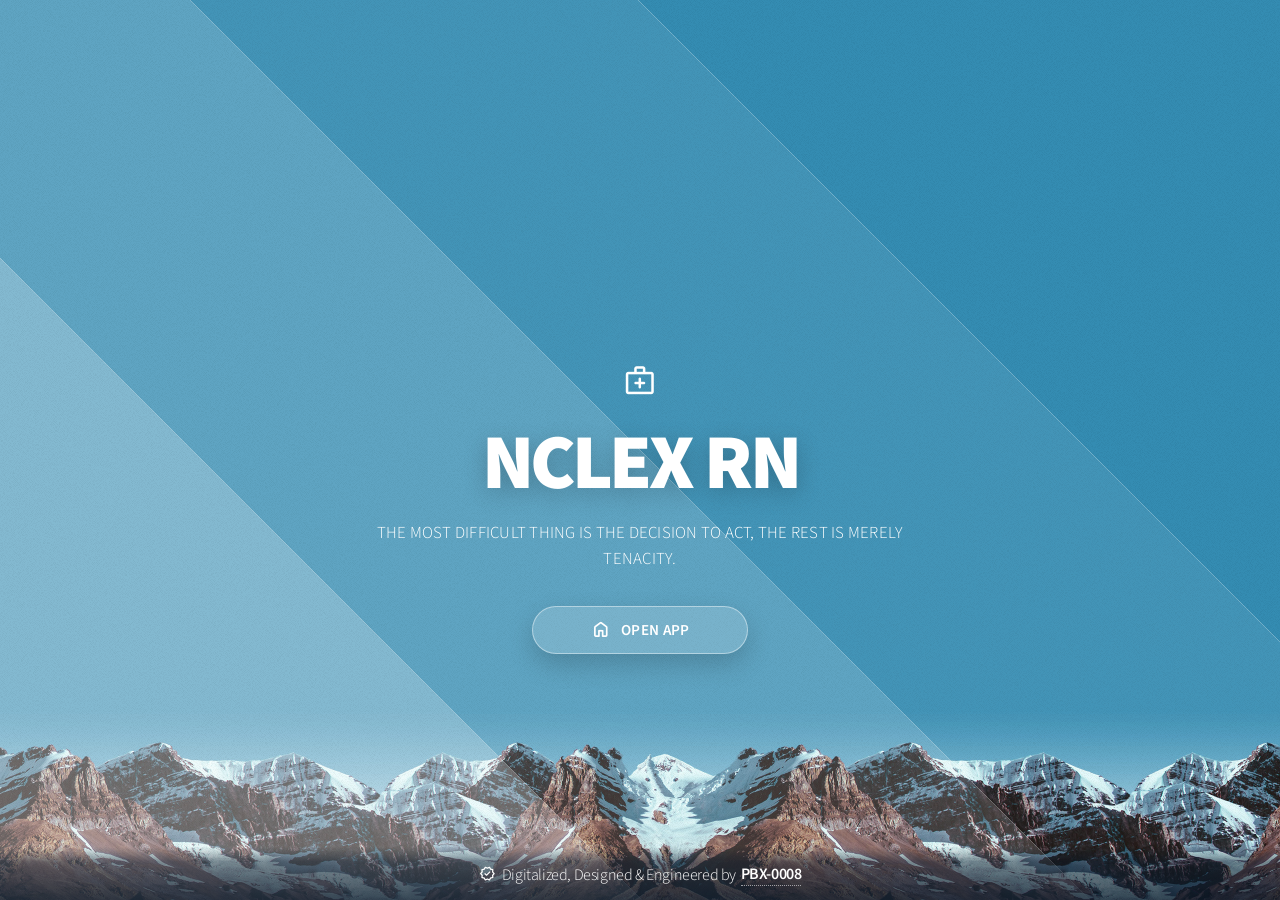
<file: index.html>
<!DOCTYPE HTML>
<!--
	Customized NCLEX RN software by Jagmohan Singh.
-->
<html lang="en">
	<head>
		<title>NCLEX RN</title>
		<meta charset="utf-8" />
		<meta name="viewport" content="width=device-width, initial-scale=1, viewport-fit=cover" />
		<meta name="description" content="NCLEX RN learning software launch page" />
		<meta name="theme-color" content="#0067A9" />
		<meta name="mobile-web-app-capable" content="yes" />
		<meta name="apple-mobile-web-app-capable" content="yes" />
		<meta name="apple-mobile-web-app-title" content="NCLEX RN" />
		<meta name="apple-mobile-web-app-status-bar-style" content="black-translucent" />
		<link rel="manifest" href="site.webmanifest" />
		<link rel="apple-touch-icon" href="icons/icon-192.png" />
		<link rel="preconnect" href="https://fonts.googleapis.com" />
		<link rel="preconnect" href="https://fonts.gstatic.com" crossorigin />
		<link rel="stylesheet" href="https://fonts.googleapis.com/css2?family=Material+Symbols+Rounded:opsz,wght,FILL,GRAD@24,400,1,0" />
		<link rel="stylesheet" href="assets/css/main.css?v=98" />
		<noscript><link rel="stylesheet" href="assets/css/noscript.css" /></noscript>
	</head>
	<body class="is-preload">
		<div id="wrapper">
			<div id="bg"></div>
			<div id="overlay"></div>
			<div id="main">

				<!-- Header -->
					<header id="header" aria-label="NCLEX RN launch screen">
						<div class="app-badge" aria-hidden="true">
							<span class="material-symbols-rounded">medical_services</span>
						</div>
						<h1>NCLEX RN</h1>
						<p class="tagline">THE MOST DIFFICULT THING IS THE DECISION TO ACT, THE REST IS MERELY TENACITY.</p>

						<nav aria-label="Main software navigation">
							<ul>
								<li class="center-action">
									<a href="main.html" class="launch-button" aria-label="Open NCLEX RN main page" title="Open NCLEX RN main page">
										<span class="material-symbols-rounded" aria-hidden="true">home</span>
										<span class="button-text">OPEN APP</span>
									</a>
								</li>
							</ul>
						</nav>
					</header>

				<!-- Footer -->
					<footer id="footer">
						<span class="copyright">
							<span class="material-symbols-rounded footer-icon" aria-hidden="true">verified</span>
							Digitalized, Designed & Engineered by
							<a href="https://www.instagram.com/pbx0008nclexrn/" target="_blank" rel="noopener noreferrer">PBX-0008</a>
						</span>
					</footer>

			</div>
		</div>
		<script src="repo-config.js?v=98"></script>
		<script src="assets/haptics.js?v=98"></script>
		<script src="assets/access.js?v=98"></script>
		<script>
			window.onload = function() { document.body.classList.remove('is-preload'); window.NCLEX_ACCESS?.initWelcomeAccess?.(); }
			window.ontouchmove = null;
			window.onorientationchange = function() { document.body.scrollTop = 0; }
		</script>
			<script>
			if ('serviceWorker' in navigator) {
				window.addEventListener('load', () => navigator.serviceWorker.register('./sw.js?v=100').catch(() => {}));
			}
		</script>
	</body>
</html>
</file>
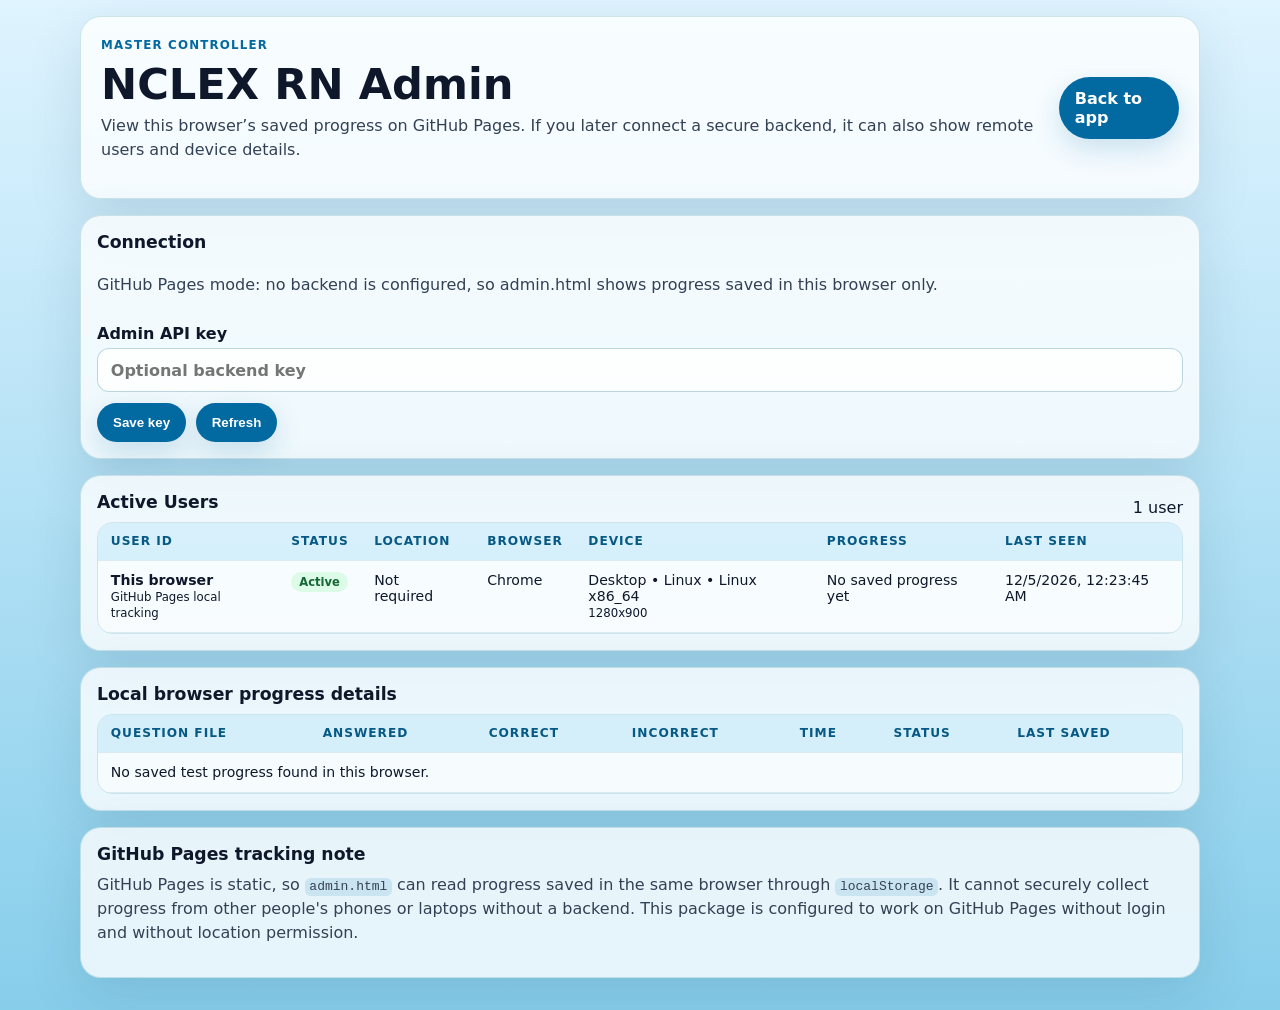
<file: admin.html>
<!doctype html>
<html lang="en">
<head>
  <meta charset="utf-8" />
  <meta name="viewport" content="width=device-width, initial-scale=1" />
  <meta name="theme-color" content="#0369a1" />
  <title>NCLEX RN Admin Controller</title>
  <link rel="manifest" href="site.webmanifest" />
  <link rel="stylesheet" href="assets/admin.css?v=98" />
</head>
<body>
  <main class="admin-shell">
    <section class="admin-hero">
      <div>
        <p class="eyebrow">Master Controller</p>
        <h1>NCLEX RN Admin</h1>
        <p>View this browser’s saved progress on GitHub Pages. If you later connect a secure backend, it can also show remote users and device details.</p>
      </div>
      <a href="index.html" class="admin-link">Back to app</a>
    </section>

    <section class="admin-card config-card">
      <h2>Connection</h2>
      <p id="adminConnectionStatus">Checking admin endpoint…</p>
      <label>Admin API key <input id="adminApiKey" type="password" placeholder="Optional backend key" autocomplete="off" /></label>
      <div class="admin-actions">
        <button id="saveAdminKeyBtn" type="button">Save key</button>
        <button id="refreshAdminBtn" type="button">Refresh</button>
      </div>
    </section>

    <section class="admin-card">
      <div class="admin-table-head">
        <h2>Active Users</h2>
        <span id="adminUserCount">0 users</span>
      </div>
      <div class="admin-table-wrap">
        <table>
          <thead>
            <tr>
              <th>User ID</th>
              <th>Status</th>
              <th>Location</th>
              <th>Browser</th>
              <th>Device</th>
              <th>Progress</th>
              <th>Last seen</th>
            </tr>
          </thead>
          <tbody id="adminUsersBody">
            <tr><td colspan="7">No users loaded yet.</td></tr>
          </tbody>
        </table>
      </div>
    </section>

    <section class="admin-card admin-note">
      <h2>GitHub Pages tracking note</h2>
      <p>GitHub Pages is static, so <code>admin.html</code> can read progress saved in the same browser through <code>localStorage</code>. It cannot securely collect progress from other people's phones or laptops without a backend. This package is configured to work on GitHub Pages without login and without location permission.</p>
    </section>
  </main>
  <script src="repo-config.js?v=98"></script>
  <script src="assets/haptics.js?v=98"></script>
  <script src="assets/access.js?v=98"></script>
  <script src="assets/admin.js?v=98"></script>
</body>
</html>
</file>
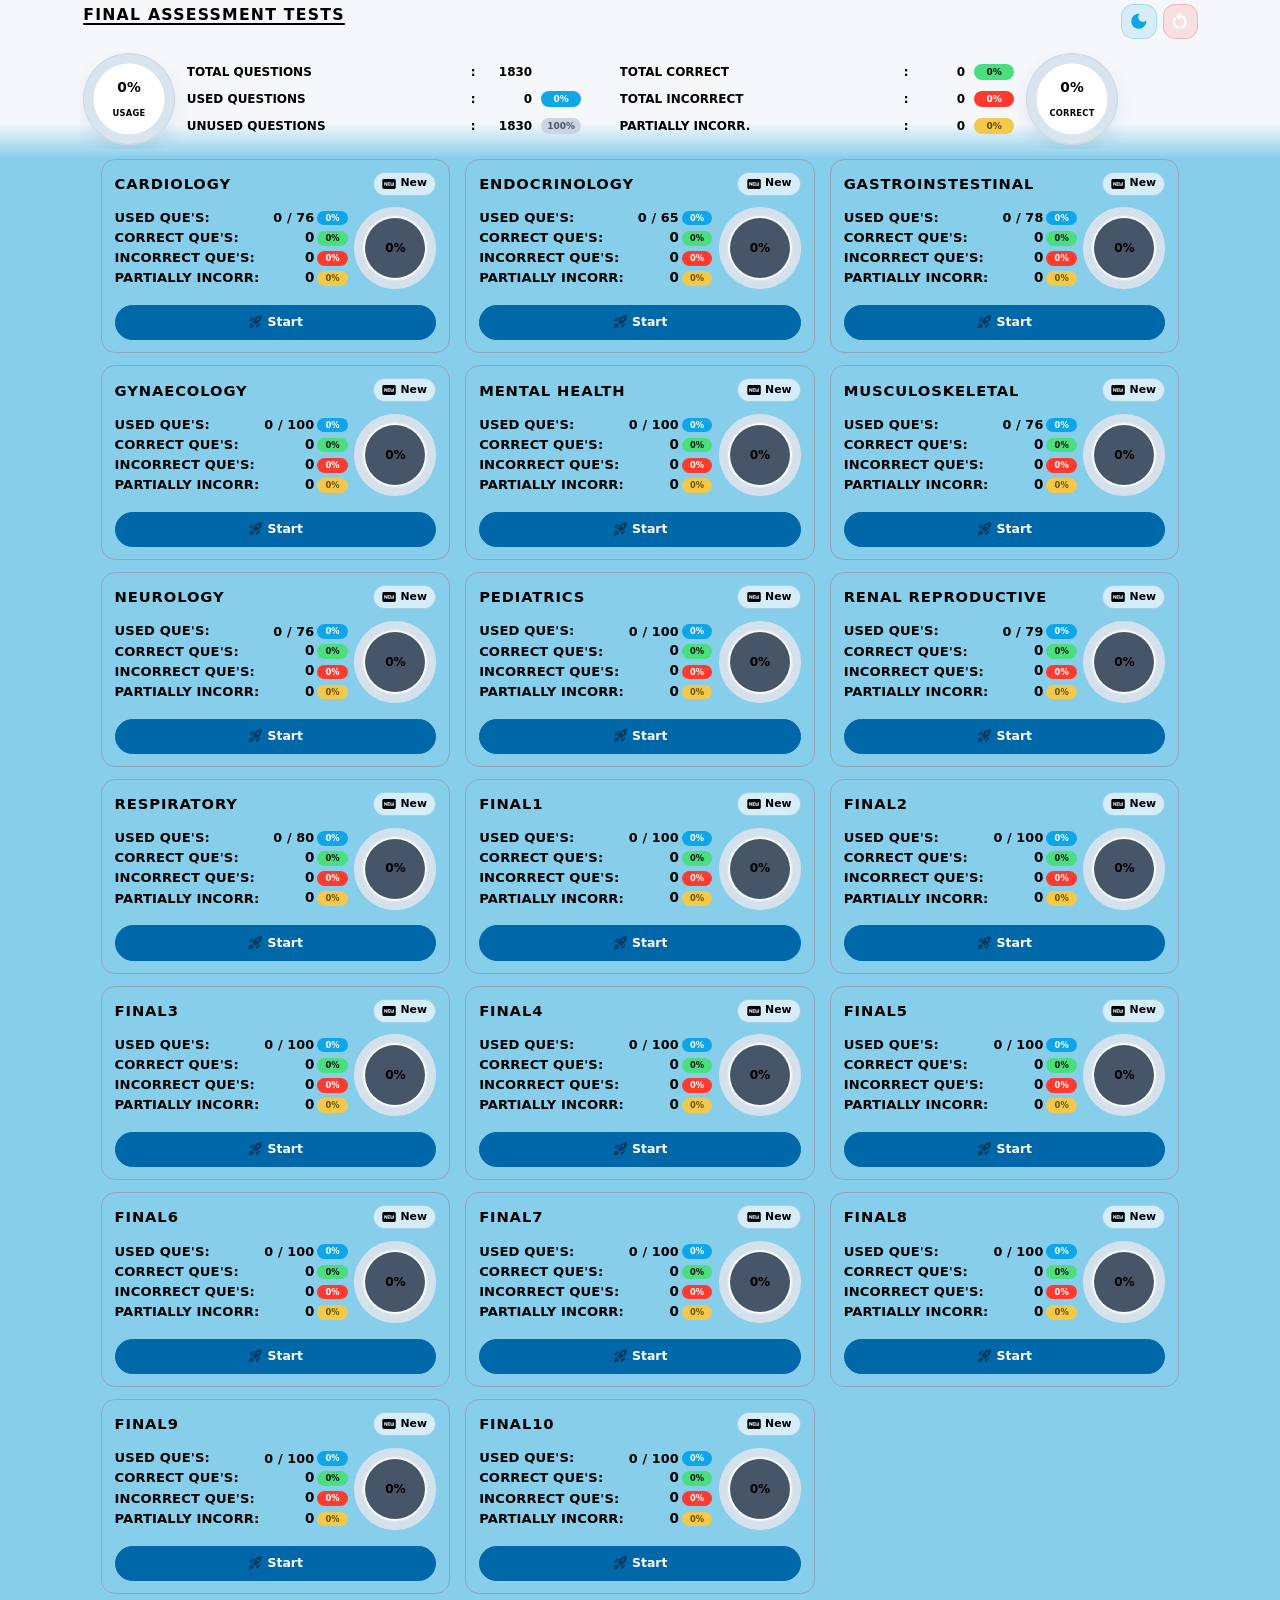
<file: main.html>
<!doctype html>
<html lang="en">
<head>
  <meta charset="utf-8" />
  <meta name="viewport" content="width=device-width, initial-scale=1, viewport-fit=cover" />
  <meta name="theme-color" content="#0067A9" />
  <meta name="mobile-web-app-capable" content="yes" />
  <meta name="apple-mobile-web-app-capable" content="yes" />
  <meta name="apple-mobile-web-app-title" content="NCLEX RN" />
  <meta name="apple-mobile-web-app-status-bar-style" content="black-translucent" />
  <title>NCLEX RN</title>
  <link rel="manifest" href="site.webmanifest" />
		<link rel="apple-touch-icon" href="icons/icon-192.png" />
  <link rel="preconnect" href="https://fonts.googleapis.com" />
  <link rel="preconnect" href="https://fonts.gstatic.com" crossorigin />
  <link href="https://fonts.googleapis.com/css2?family=Material+Symbols+Outlined:opsz,wght,FILL,GRAD@20..48,100..700,0..1,-50..200" rel="stylesheet" />
  <link rel="stylesheet" href="assets/styles.css?v=108" />
</head>
<body>
  <header class="topbar">
    <div class="topbar-inner">
      <div class="top-left-actions" aria-label="Main controls">
        <button class="icon-button hidden exam-back-title-button" id="backToListBtn" type="button" aria-label="Back to test list"><span class="material-symbols-outlined" aria-hidden="true">arrow_back_ios_new</span><span class="exam-file-name" id="examFileName">EXIT</span></button>
      </div>
      <div class="brand" aria-label="Application title">
        <div>
          <strong>NCLEX RN</strong>
        </div>
      </div>
      <div class="top-actions">
        <div class="exam-topbar-status" aria-label="Test progress overview">
          <button class="stat-chip exam-stat-chip" data-stat="time" type="button" aria-label="Toggle time visibility">
            <span class="metric-toggle-text">Time:</span>
            <span class="material-symbols-outlined stat-inline-icon" aria-hidden="true">timer</span>
            <strong class="metric-toggle-text" id="timeStat">00:00</strong>
          </button>
          <button class="stat-chip exam-stat-chip" data-stat="progress" type="button" aria-label="Toggle question visibility">
            <span class="metric-toggle-text">Que's:</span>
            <span class="material-symbols-outlined stat-inline-icon" aria-hidden="true">edit_note</span>
            <strong class="metric-toggle-text" id="progressStat">0 of 0</strong>
          </button>
        </div>
        <div class="exam-topbar-controls" aria-label="Exam controls">
          <button class="icon-button text-size-button" id="refreshCatalogBtn" type="button" aria-label="Change text size" title="Text size: Medium"><span class="material-symbols-outlined">format_size</span></button>
          <button class="icon-button hidden" id="examThemeBtn" type="button" aria-label="Toggle dark mode"><span class="material-symbols-outlined">dark_mode</span></button>
        </div>
      </div>
    </div>
  </header>

  <main class="app-shell">
    <section id="catalogView" class="view active" aria-labelledby="catalogTitle">
      <div class="hero-card final-dashboard-card" aria-labelledby="catalogTitle">
        <div class="dashboard-card-head">
          <h1 id="catalogTitle" class="dashboard-title">Final Assessment Tests</h1>
        </div>
        <div class="dashboard-actions" aria-label="Dashboard controls">
          <button class="icon-button" id="themeBtn" type="button" aria-label="Toggle dark mode"><span class="material-symbols-outlined">dark_mode</span></button>
          <button class="icon-button" id="clearProgressBtn" type="button" aria-label="Clear progress"><span class="material-symbols-outlined">restart_alt</span></button>
        </div>
        <section class="dashboard-section dashboard-top" aria-label="Question usage overview">
          <div class="dashboard-donut dashboard-donut-usage" id="heroQbankRing" style="--used-angle:0deg;">
            <span><strong id="qbankUsagePercent">0%</strong><small>Usage</small></span>
          </div>
          <div class="dashboard-stat-list">
            <div class="dashboard-stat-row no-badge"><span class="dashboard-label">Total Questions</span><span class="dashboard-colon">:</span><strong class="dashboard-value" id="totalQuestionsValue">0</strong></div>
            <div class="dashboard-stat-row"><span class="dashboard-label">Used Questions</span><span class="dashboard-colon">:</span><strong class="dashboard-value" id="usedQuestionsValue">0</strong><span class="dashboard-badge badge-primary" id="usedQuestionsBadge">0%</span></div>
            <div class="dashboard-stat-row"><span class="dashboard-label">Unused Questions</span><span class="dashboard-colon">:</span><strong class="dashboard-value" id="unusedQuestionsValue">0</strong><span class="dashboard-badge badge-muted" id="unusedQuestionsBadge">0%</span></div>
          </div>
        </section>
        <section class="dashboard-section dashboard-bottom" aria-label="Question result overview">
          <div class="dashboard-stat-list">
            <div class="dashboard-stat-row"><span class="dashboard-label">Total Correct</span><span class="dashboard-colon">:</span><strong class="dashboard-value" id="totalCorrectValue">0</strong><span class="dashboard-badge badge-correct" id="totalCorrectBadge">0%</span></div>
            <div class="dashboard-stat-row"><span class="dashboard-label">Total Incorrect</span><span class="dashboard-colon">:</span><strong class="dashboard-value" id="totalIncorrectValue">0</strong><span class="dashboard-badge badge-incorrect" id="totalIncorrectBadge">0%</span></div>
            <div class="dashboard-stat-row"><span class="dashboard-label">Partially Incorr.</span><span class="dashboard-colon">:</span><strong class="dashboard-value" id="totalOmittedValue">0</strong><span class="dashboard-badge badge-omitted" id="totalOmittedBadge">0%</span></div>
          </div>
          <div class="dashboard-donut dashboard-donut-questions" id="heroDoneRing" style="--correct-end:0deg; --incorrect-end:0deg; --omitted-end:0deg;">
            <span><strong id="doneCorrectPercent">0%</strong><small>Correct</small></span>
          </div>
        </section>
      </div>

      <div class="toolbar-card front-toolbar-removed" aria-hidden="true">
        <label class="search-wrap" for="searchInput">
          <span>⌕</span>
          <input id="searchInput" type="search" placeholder="Search tests by name, topic, or tag" autocomplete="off" />
        </label>
        <div class="toolbar-actions">
          <input id="localFileInput" type="file" accept=".json,.txt" multiple hidden />
          <button class="secondary-button icon-button" id="localUploadBtn" type="button" aria-label="Import files"><span class="material-symbols-outlined">upload_file</span></button>
        </div>
      </div>

      <div class="notice hidden front-notice-removed" id="catalogNotice"></div>
      <div class="test-grid" id="testGrid"></div>

       <div class="empty-state hidden" id="emptyState">
         <div class="empty-icon">
          <span class="material-symbols-outlined">description</span>
         </div>
         <h2>No question files found</h2>
         <p>enable internet</p>
       </div>
    </section>

       <section id="examView" class="view" aria-labelledby="examTitle">

      <article class="question-card">
        <div class="question-toolbar">
          <span class="question-id-badge" id="questionIdBadge">QID-—</span>
          <button class="qid-style-toggle tutored-toggle" id="tutoredToggle" type="button" aria-label="Toggle explanations" aria-pressed="true">Tutored</button>
        </div>
        <div class="question-text" id="questionText"></div>
        <ol class="options-list" id="optionsList"></ol>
      </article>

      <section class="question-result-strip hidden" id="questionResultStrip" aria-label="Question result summary">
        <div class="question-result-item" id="questionMarksWrap">
          <span class="material-symbols-outlined" aria-hidden="true">star</span>
          <div>
            <strong id="questionMarkStat">0/1</strong>
            <span>Scored</span>
          </div>
        </div>
        <div class="question-result-item" id="questionTimeWrap">
          <span class="material-symbols-outlined" aria-hidden="true">timer</span>
          <div>
            <strong id="questionTimeStat">00:00</strong>
            <span>Time</span>
          </div>
        </div>
        <div class="question-result-item" id="questionStateWrap">
          <span class="material-symbols-outlined" aria-hidden="true">rule</span>
          <div>
            <strong id="questionResultStat">Pending</strong>
            <span>Answer</span>
          </div>
        </div>
      </section>

      <aside class="feedback-card hidden" id="feedbackCard">
        <div class="feedback-heading" id="feedbackHeading"></div>
        <div class="feedback-body" id="feedbackBody"></div>
      </aside>
    </section>

    <section id="resultView" class="view" aria-labelledby="resultTitle">
      <div class="result-card result-card-premium">
        <div class="result-heading-row">
          <p class="eyebrow"><span class="material-symbols-outlined" aria-hidden="true">verified</span>Result Saved</p>
          <span class="result-status-pill"><span class="material-symbols-outlined" aria-hidden="true">cloud_done</span> Saved</span>
        </div>
        <h1 id="resultTitle">Test completed</h1>
        <div class="result-score-panel">
          <div class="result-score" id="resultScore">0%</div>
          <div>
            <strong>Final Score</strong>
            <span>Based on answered questions</span>
          </div>
        </div>
        <div class="result-stats-grid" id="resultStatsGrid" aria-label="Saved result statistics"></div>
        <p class="result-details" id="resultDetails"></p>
        <div class="result-actions">
          <button class="primary-button result-action-button" id="resultBackBtn" type="button" aria-label="Back to test list">
            <span class="material-symbols-outlined" aria-hidden="true">dashboard</span>
            <span>Dashboard</span>
          </button>
          <button class="secondary-button result-action-button" id="resultReviewBtn" type="button" aria-label="Review answers">
            <span class="material-symbols-outlined" aria-hidden="true">rate_review</span>
            <span>Review</span>
          </button>
          <button class="danger-button result-action-button" id="resultRetakeBtn" type="button" aria-label="Retake test">
            <span class="material-symbols-outlined" aria-hidden="true">restart_alt</span>
            <span>Retake</span>
          </button>
        </div>
      </div>
    </section>
  </main>

    <nav class="bottom-bar hidden" id="bottomBar" aria-label="Question navigation">
    <button class="secondary-button" id="prevBtn" type="button">Previous</button>
    <button class="primary-button" id="checkBtn" type="button" disabled>Check</button>
    <button class="primary-button" id="nextBtn" type="button">Next</button>
    </nav>

  <audio id="gurbaniAudio" preload="none" playsinline>
    <source src="https://live.sgpc.net:8442/;20nocache=889869" type="audio/mpeg" />
  </audio>

  <div class="loading-overlay hidden" id="loadingOverlay" role="status" aria-live="polite">
    <div class="loading-card">
      <div class="spinner"></div>
      <p id="loadingText">Loading…</p>
    </div>
  </div>

  <script src="repo-config.js?v=98"></script>
  <script src="assets/haptics.js?v=98"></script>
  <script src="assets/access.js?v=98"></script>
  <script src="assets/app.js?v=108"></script>
  <script>
    if ('serviceWorker' in navigator) {
      window.addEventListener('load', () => navigator.serviceWorker.register('./sw.js?v=108').catch(() => {}));
    }
  </script>
</body>
</html>
</file>
<file: assets/css/main.css>
@import url("https://fonts.googleapis.com/css?family=Source+Sans+Pro:300,900");

/*
	Aerial by HTML5 UP
	html5up.net | @ajlkn
	Free for personal and commercial use under the CCA 3.0 license (html5up.net/license)
*/

html, body, div, span, applet, object,
iframe, h1, h2, h3, h4, h5, h6, p, blockquote,
pre, a, abbr, acronym, address, big, cite,
code, del, dfn, em, img, ins, kbd, q, s, samp,
small, strike, strong, sub, sup, tt, var, b,
u, i, center, dl, dt, dd, ol, ul, li, fieldset,
form, label, legend, table, caption, tbody,
tfoot, thead, tr, th, td, article, aside,
canvas, details, embed, figure, figcaption,
footer, header, hgroup, menu, nav, output, ruby,
section, summary, time, mark, audio, video {
	margin: 0;
	padding: 0;
	border: 0;
	font-size: 100%;
	font: inherit;
	vertical-align: baseline;}

article, aside, details, figcaption, figure,
footer, header, hgroup, menu, nav, section {
	display: block;}

body {
	line-height: 1;
}

ol, ul {
	list-style: none;
}

blockquote, q {
	quotes: none;
}

	blockquote:before, blockquote:after, q:before, q:after {
		content: '';
		content: none;
	}

table {
	border-collapse: collapse;
	border-spacing: 0;
}

body {
	-webkit-text-size-adjust: none;
}

mark {
	background-color: transparent;
	color: inherit;
}

input::-moz-focus-inner {
	border: 0;
	padding: 0;
}

input, select, textarea {
	-moz-appearance: none;
	-webkit-appearance: none;
	-ms-appearance: none;
	appearance: none;
}

/* Basic */

	html {
		box-sizing: border-box;
	}

	*, *:before, *:after {
		box-sizing: inherit;
	}

	body {
		background: #fff;
		overflow: hidden;
	}

		body.is-preload *, body.is-preload *:before, body.is-preload *:after {
			-moz-animation: none !important;
			-webkit-animation: none !important;
			-ms-animation: none !important;
			animation: none !important;
			-moz-transition: none !important;
			-webkit-transition: none !important;
			-ms-transition: none !important;
			transition: none !important;
		}

	body, input, select, textarea {
		color: #fff;
		font-family: 'Source Sans Pro', sans-serif;
		font-size: 15pt;
		font-weight: 300 !important;
		letter-spacing: -0.025em;
		line-height: 1.75em;
	}

	a {
		-moz-transition: border-color 0.2s ease-in-out;
		-webkit-transition: border-color 0.2s ease-in-out;
		-ms-transition: border-color 0.2s ease-in-out;
		transition: border-color 0.2s ease-in-out;
		border-bottom: dotted 1px;
		color: inherit;
		outline: 0;
		text-decoration: none;
	}

		a:hover {
			border-color: transparent;
		}

/* Icon */

	.icon {
		text-decoration: none;
		position: relative;
	}

		.icon:before {
			-moz-osx-font-smoothing: grayscale;
			-webkit-font-smoothing: antialiased;
			display: inline-block;
			font-style: normal;
			font-variant: normal;
			text-rendering: auto;
			line-height: 1;
			text-transform: none !important;
			font-family: 'Font Awesome 5 Free';
			font-weight: 400;
		}

		.icon > .label {
			display: none;
		}

		.icon.solid:before {
			font-weight: 900;
		}

		.icon.brands:before {
			font-family: 'Font Awesome 5 Brands';
		}

/* Wrapper */

	@-moz-keyframes wrapper {
		0% {
			opacity: 0;
		}

		100% {
			opacity: 1;
		}
	}

	@-webkit-keyframes wrapper {
		0% {
			opacity: 0;
		}

		100% {
			opacity: 1;
		}
	}

	@-ms-keyframes wrapper {
		0% {
			opacity: 0;
		}

		100% {
			opacity: 1;
		}
	}

	@keyframes wrapper {
		0% {
			opacity: 0;
		}

		100% {
			opacity: 1;
		}
	}

	#wrapper {
		-moz-animation: wrapper 3s forwards;
		-webkit-animation: wrapper 3s forwards;
		-ms-animation: wrapper 3s forwards;
		animation: wrapper 3s forwards;
		height: 100%;
		left: 0;
		opacity: 0;
		position: fixed;
		top: 0;
		width: 100%;
	}

/* BG */

	#bg {
		-moz-animation: bg 60s linear infinite;
		-webkit-animation: bg 60s linear infinite;
		-ms-animation: bg 60s linear infinite;
		animation: bg 60s linear infinite;
		-moz-backface-visibility: hidden;
		-webkit-backface-visibility: hidden;
		-ms-backface-visibility: hidden;
		backface-visibility: hidden;
		-moz-transform: translate3d(0,0,0);
		-webkit-transform: translate3d(0,0,0);
		-ms-transform: translate3d(0,0,0);
		transform: translate3d(0,0,0);
	/* Set your background with this */

		background: #348cb2 url("images/bg.jpg") bottom left;
		background-repeat: repeat-x;
		height: 100%;
		left: 0;
		opacity: 1;
		position: fixed;
		top: 0;
	}

	@-moz-keyframes bg {
		0% {
			-moz-transform: translate3d(0,0,0);
			-webkit-transform: translate3d(0,0,0);
			-ms-transform: translate3d(0,0,0);
			transform: translate3d(0,0,0);
		}

		100% {
			-moz-transform: translate3d(-2250px,0,0);
			-webkit-transform: translate3d(-2250px,0,0);
			-ms-transform: translate3d(-2250px,0,0);
			transform: translate3d(-2250px,0,0);
		}
	}

	@-webkit-keyframes bg {
		0% {
			-moz-transform: translate3d(0,0,0);
			-webkit-transform: translate3d(0,0,0);
			-ms-transform: translate3d(0,0,0);
			transform: translate3d(0,0,0);
		}

		100% {
			-moz-transform: translate3d(-2250px,0,0);
			-webkit-transform: translate3d(-2250px,0,0);
			-ms-transform: translate3d(-2250px,0,0);
			transform: translate3d(-2250px,0,0);
		}
	}

	@-ms-keyframes bg {
		0% {
			-moz-transform: translate3d(0,0,0);
			-webkit-transform: translate3d(0,0,0);
			-ms-transform: translate3d(0,0,0);
			transform: translate3d(0,0,0);
		}

		100% {
			-moz-transform: translate3d(-2250px,0,0);
			-webkit-transform: translate3d(-2250px,0,0);
			-ms-transform: translate3d(-2250px,0,0);
			transform: translate3d(-2250px,0,0);
		}
	}

	@keyframes bg {
		0% {
			-moz-transform: translate3d(0,0,0);
			-webkit-transform: translate3d(0,0,0);
			-ms-transform: translate3d(0,0,0);
			transform: translate3d(0,0,0);
		}

		100% {
			-moz-transform: translate3d(-2250px,0,0);
			-webkit-transform: translate3d(-2250px,0,0);
			-ms-transform: translate3d(-2250px,0,0);
			transform: translate3d(-2250px,0,0);
		}
	}

	#bg {
		background-size: 2250px auto;
		width: 6750px;
	}

/* Overlay */

	@-moz-keyframes overlay {
		0% {
			opacity: 0;
		}

		100% {
			opacity: 1;
		}
	}

	@-webkit-keyframes overlay {
		0% {
			opacity: 0;
		}

		100% {
			opacity: 1;
		}
	}

	@-ms-keyframes overlay {
		0% {
			opacity: 0;
		}

		100% {
			opacity: 1;
		}
	}

	@keyframes overlay {
		0% {
			opacity: 0;
		}

		100% {
			opacity: 1;
		}
	}

	#overlay {
		-moz-animation: overlay 1.5s 1.5s forwards;
		-webkit-animation: overlay 1.5s 1.5s forwards;
		-ms-animation: overlay 1.5s 1.5s forwards;
		animation: overlay 1.5s 1.5s forwards;
		background-attachment: fixed, fixed;
		background-image: url("images/overlay-pattern.png"), url("images/overlay.svg");
		background-position: top left, center center;
		background-repeat: repeat, no-repeat;
		background-size: auto, cover;
		height: 100%;
		left: 0;
		opacity: 0;
		position: fixed;
		top: 0;
		width: 100%;
	}

/* Main */

	#main {
		height: 100%;
		left: 0;
		position: fixed;
		text-align: center;
		top: 0;
		width: 100%;
	}

		#main:before {
			content: '';
			display: inline-block;
			height: 100%;
			margin-right: 0;
			vertical-align: middle;
			width: 1px;
		}

/* Header */

	@-moz-keyframes header {
		0% {
			-moz-transform: translate3d(0,1em,0);
			-webkit-transform: translate3d(0,1em,0);
			-ms-transform: translate3d(0,1em,0);
			transform: translate3d(0,1em,0);
			opacity: 0;
		}

		100% {
			-moz-transform: translate3d(0,0,0);
			-webkit-transform: translate3d(0,0,0);
			-ms-transform: translate3d(0,0,0);
			transform: translate3d(0,0,0);
			opacity: 1;
		}
	}

	@-webkit-keyframes header {
		0% {
			-moz-transform: translate3d(0,1em,0);
			-webkit-transform: translate3d(0,1em,0);
			-ms-transform: translate3d(0,1em,0);
			transform: translate3d(0,1em,0);
			opacity: 0;
		}

		100% {
			-moz-transform: translate3d(0,0,0);
			-webkit-transform: translate3d(0,0,0);
			-ms-transform: translate3d(0,0,0);
			transform: translate3d(0,0,0);
			opacity: 1;
		}
	}

	@-ms-keyframes header {
		0% {
			-moz-transform: translate3d(0,1em,0);
			-webkit-transform: translate3d(0,1em,0);
			-ms-transform: translate3d(0,1em,0);
			transform: translate3d(0,1em,0);
			opacity: 0;
		}

		100% {
			-moz-transform: translate3d(0,0,0);
			-webkit-transform: translate3d(0,0,0);
			-ms-transform: translate3d(0,0,0);
			transform: translate3d(0,0,0);
			opacity: 1;
		}
	}

	@keyframes header {
		0% {
			-moz-transform: translate3d(0,1em,0);
			-webkit-transform: translate3d(0,1em,0);
			-ms-transform: translate3d(0,1em,0);
			transform: translate3d(0,1em,0);
			opacity: 0;
		}

		100% {
			-moz-transform: translate3d(0,0,0);
			-webkit-transform: translate3d(0,0,0);
			-ms-transform: translate3d(0,0,0);
			transform: translate3d(0,0,0);
			opacity: 1;
		}
	}

	@-moz-keyframes nav-icons {
		0% {
			-moz-transform: translate3d(0,1em,0);
			-webkit-transform: translate3d(0,1em,0);
			-ms-transform: translate3d(0,1em,0);
			transform: translate3d(0,1em,0);
			opacity: 0;
		}

		100% {
			-moz-transform: translate3d(0,0,0);
			-webkit-transform: translate3d(0,0,0);
			-ms-transform: translate3d(0,0,0);
			transform: translate3d(0,0,0);
			opacity: 1;
		}
	}

	@-webkit-keyframes nav-icons {
		0% {
			-moz-transform: translate3d(0,1em,0);
			-webkit-transform: translate3d(0,1em,0);
			-ms-transform: translate3d(0,1em,0);
			transform: translate3d(0,1em,0);
			opacity: 0;
		}

		100% {
			-moz-transform: translate3d(0,0,0);
			-webkit-transform: translate3d(0,0,0);
			-ms-transform: translate3d(0,0,0);
			transform: translate3d(0,0,0);
			opacity: 1;
		}
	}

	@-ms-keyframes nav-icons {
		0% {
			-moz-transform: translate3d(0,1em,0);
			-webkit-transform: translate3d(0,1em,0);
			-ms-transform: translate3d(0,1em,0);
			transform: translate3d(0,1em,0);
			opacity: 0;
		}

		100% {
			-moz-transform: translate3d(0,0,0);
			-webkit-transform: translate3d(0,0,0);
			-ms-transform: translate3d(0,0,0);
			transform: translate3d(0,0,0);
			opacity: 1;
		}
	}

	@keyframes nav-icons {
		0% {
			-moz-transform: translate3d(0,1em,0);
			-webkit-transform: translate3d(0,1em,0);
			-ms-transform: translate3d(0,1em,0);
			transform: translate3d(0,1em,0);
			opacity: 0;
		}

		100% {
			-moz-transform: translate3d(0,0,0);
			-webkit-transform: translate3d(0,0,0);
			-ms-transform: translate3d(0,0,0);
			transform: translate3d(0,0,0);
			opacity: 1;
		}
	}

	#header {
		-moz-animation: header 1s 2.25s forwards;
		-webkit-animation: header 1s 2.25s forwards;
		-ms-animation: header 1s 2.25s forwards;
		animation: header 1s 2.25s forwards;
		-moz-backface-visibility: hidden;
		-webkit-backface-visibility: hidden;
		-ms-backface-visibility: hidden;
		backface-visibility: hidden;
		-moz-transform: translate3d(0,0,0);
		-webkit-transform: translate3d(0,0,0);
		-ms-transform: translate3d(0,0,0);
		transform: translate3d(0,0,0);
		cursor: default;
		display: inline-block;
		opacity: 0;
		position: relative;
		text-align: center;
		top: -1em;
		vertical-align: middle;
		width: 90%;
	}

		#header h1 {
			font-size: 4.35em;
			font-weight: 900;
			letter-spacing: -0.035em;
			line-height: 1em;
		}

		#header p {
			font-size: 1.25em;
			margin: 0.75em 0 0.25em 0;
			opacity: 0.75;
		}

		#header nav {
			margin: 1.5em 0 0 0;
		}

			#header nav li {
				-moz-animation: nav-icons 0.5s ease-in-out forwards;
				-webkit-animation: nav-icons 0.5s ease-in-out forwards;
				-ms-animation: nav-icons 0.5s ease-in-out forwards;
				animation: nav-icons 0.5s ease-in-out forwards;
				-moz-backface-visibility: hidden;
				-webkit-backface-visibility: hidden;
				-ms-backface-visibility: hidden;
				backface-visibility: hidden;
				-moz-transform: translate3d(0,0,0);
				-webkit-transform: translate3d(0,0,0);
				-ms-transform: translate3d(0,0,0);
				transform: translate3d(0,0,0);
				display: inline-block;
				height: 5.35em;
				line-height: 5.885em;
				opacity: 0;
				position: relative;
				top: 0;
				width: 5.35em;
			}

				#header nav li:nth-child(1) {
					-moz-animation-delay: 2.5s;
					-webkit-animation-delay: 2.5s;
					-ms-animation-delay: 2.5s;
					animation-delay: 2.5s;
				}

				#header nav li:nth-child(2) {
					-moz-animation-delay: 2.75s;
					-webkit-animation-delay: 2.75s;
					-ms-animation-delay: 2.75s;
					animation-delay: 2.75s;
				}

				#header nav li:nth-child(3) {
					-moz-animation-delay: 3s;
					-webkit-animation-delay: 3s;
					-ms-animation-delay: 3s;
					animation-delay: 3s;
				}

				#header nav li:nth-child(4) {
					-moz-animation-delay: 3.25s;
					-webkit-animation-delay: 3.25s;
					-ms-animation-delay: 3.25s;
					animation-delay: 3.25s;
				}

				#header nav li:nth-child(5) {
					-moz-animation-delay: 3.5s;
					-webkit-animation-delay: 3.5s;
					-ms-animation-delay: 3.5s;
					animation-delay: 3.5s;
				}

				#header nav li:nth-child(6) {
					-moz-animation-delay: 3.75s;
					-webkit-animation-delay: 3.75s;
					-ms-animation-delay: 3.75s;
					animation-delay: 3.75s;
				}

				#header nav li:nth-child(7) {
					-moz-animation-delay: 4s;
					-webkit-animation-delay: 4s;
					-ms-animation-delay: 4s;
					animation-delay: 4s;
				}

				#header nav li:nth-child(8) {
					-moz-animation-delay: 4.25s;
					-webkit-animation-delay: 4.25s;
					-ms-animation-delay: 4.25s;
					animation-delay: 4.25s;
				}

				#header nav li:nth-child(9) {
					-moz-animation-delay: 4.5s;
					-webkit-animation-delay: 4.5s;
					-ms-animation-delay: 4.5s;
					animation-delay: 4.5s;
				}

				#header nav li:nth-child(10) {
					-moz-animation-delay: 4.75s;
					-webkit-animation-delay: 4.75s;
					-ms-animation-delay: 4.75s;
					animation-delay: 4.75s;
				}

			#header nav a {
				-webkit-tap-highlight-color: rgba(0, 0, 0, 0);
				-webkit-touch-callout: none;
				border: 0;
				display: inline-block;
			}

				#header nav a:before {
					-moz-transition: all 0.2s ease-in-out;
					-webkit-transition: all 0.2s ease-in-out;
					-ms-transition: all 0.2s ease-in-out;
					transition: all 0.2s ease-in-out;
					border-radius: 100%;
					border: solid 1px #fff;
					display: block;
					font-size: 1.75em;
					height: 2.5em;
					line-height: 2.5em;
					position: relative;
					text-align: center;
					top: 0;
					width: 2.5em;
				}

				#header nav a:hover {
					font-size: 1.1em;
				}

					#header nav a:hover:before {
						background-color: rgba(255, 255, 255, 0.175);
						color: #fff;
					}

				#header nav a:active {
					font-size: 0.95em;
					background: none;
				}

					#header nav a:active:before {
						background-color: rgba(255, 255, 255, 0.35);
						color: #fff;
					}

				#header nav a span {
					display: none;
				}

/* Footer */

	#footer {
		background-image: -moz-linear-gradient(top, rgba(0,0,0,0), rgba(0,0,0,0.5) 75%);
		background-image: -webkit-linear-gradient(top, rgba(0,0,0,0), rgba(0,0,0,0.5) 75%);
		background-image: -ms-linear-gradient(top, rgba(0,0,0,0), rgba(0,0,0,0.5) 75%);
		background-image: linear-gradient(top, rgba(0,0,0,0), rgba(0,0,0,0.5) 75%);
		bottom: 0;
		cursor: default;
		height: 6em;
		left: 0;
		line-height: 8em;
		position: absolute;
		text-align: center;
		width: 100%;
	}

/* Wide */

	@media screen and (max-width: 1680px) {

		/* Basic */

			body, input, select, textarea {
				font-size: 13pt;
			}

		/* BG */

			@-moz-keyframes bg {
				0% {
					-moz-transform: translate3d(0,0,0);
					-webkit-transform: translate3d(0,0,0);
					-ms-transform: translate3d(0,0,0);
					transform: translate3d(0,0,0);
				}

				100% {
					-moz-transform: translate3d(-1500px,0,0);
					-webkit-transform: translate3d(-1500px,0,0);
					-ms-transform: translate3d(-1500px,0,0);
					transform: translate3d(-1500px,0,0);
				}

	}

		@-webkit-keyframes bg {
			0% {
				-moz-transform: translate3d(0,0,0);
				-webkit-transform: translate3d(0,0,0);
				-ms-transform: translate3d(0,0,0);
				transform: translate3d(0,0,0);
			}

			100% {
				-moz-transform: translate3d(-1500px,0,0);
				-webkit-transform: translate3d(-1500px,0,0);
				-ms-transform: translate3d(-1500px,0,0);
				transform: translate3d(-1500px,0,0);
			}
			}

		@-ms-keyframes bg {
			0% {
				-moz-transform: translate3d(0,0,0);
				-webkit-transform: translate3d(0,0,0);
				-ms-transform: translate3d(0,0,0);
				transform: translate3d(0,0,0);
			}

			100% {
				-moz-transform: translate3d(-1500px,0,0);
				-webkit-transform: translate3d(-1500px,0,0);
				-ms-transform: translate3d(-1500px,0,0);
				transform: translate3d(-1500px,0,0);
			}
		}

		@keyframes bg {
			0% {
				-moz-transform: translate3d(0,0,0);
				-webkit-transform: translate3d(0,0,0);
				-ms-transform: translate3d(0,0,0);
				transform: translate3d(0,0,0);
			}

			100% {
				-moz-transform: translate3d(-1500px,0,0);
				-webkit-transform: translate3d(-1500px,0,0);
				-ms-transform: translate3d(-1500px,0,0);
				transform: translate3d(-1500px,0,0);
			}
		}

		#bg {
			background-size: 1500px auto;
			width: 4500px;
		} }

/* Normal */

	@media screen and (max-width: 1280px) {

		/* Basic */

			body, input, select, textarea {
				font-size: 12pt;
			}

		/* BG */

			@-moz-keyframes bg {
				0% {
					-moz-transform: translate3d(0,0,0);
					-webkit-transform: translate3d(0,0,0);
					-ms-transform: translate3d(0,0,0);
					transform: translate3d(0,0,0);
				}

				100% {
					-moz-transform: translate3d(-750px,0,0);
					-webkit-transform: translate3d(-750px,0,0);
					-ms-transform: translate3d(-750px,0,0);
					transform: translate3d(-750px,0,0);
				}

	}

		@-webkit-keyframes bg {
			0% {
				-moz-transform: translate3d(0,0,0);
				-webkit-transform: translate3d(0,0,0);
				-ms-transform: translate3d(0,0,0);
				transform: translate3d(0,0,0);
			}

			100% {
				-moz-transform: translate3d(-750px,0,0);
				-webkit-transform: translate3d(-750px,0,0);
				-ms-transform: translate3d(-750px,0,0);
				transform: translate3d(-750px,0,0);
			}
			}

		@-ms-keyframes bg {
			0% {
				-moz-transform: translate3d(0,0,0);
				-webkit-transform: translate3d(0,0,0);
				-ms-transform: translate3d(0,0,0);
				transform: translate3d(0,0,0);
			}

			100% {
				-moz-transform: translate3d(-750px,0,0);
				-webkit-transform: translate3d(-750px,0,0);
				-ms-transform: translate3d(-750px,0,0);
				transform: translate3d(-750px,0,0);
			}
		}

		@keyframes bg {
			0% {
				-moz-transform: translate3d(0,0,0);
				-webkit-transform: translate3d(0,0,0);
				-ms-transform: translate3d(0,0,0);
				transform: translate3d(0,0,0);
			}

			100% {
				-moz-transform: translate3d(-750px,0,0);
				-webkit-transform: translate3d(-750px,0,0);
				-ms-transform: translate3d(-750px,0,0);
				transform: translate3d(-750px,0,0);
			}
		}

		#bg {
			background-size: 750px auto;
			width: 2250px;
		} }

/* Mobile */

	@media screen and (max-width: 736px) {

		/* Basic */

			body {
				min-width: 320px;
			}

			body, input, select, textarea {
				font-size: 11pt;
			}

		/* BG */

			@-moz-keyframes bg {
				0% {
					-moz-transform: translate3d(0,0,0);
					-webkit-transform: translate3d(0,0,0);
					-ms-transform: translate3d(0,0,0);
					transform: translate3d(0,0,0);
				}

				100% {
					-moz-transform: translate3d(-300px,0,0);
					-webkit-transform: translate3d(-300px,0,0);
					-ms-transform: translate3d(-300px,0,0);
					transform: translate3d(-300px,0,0);
				}

	}

		@-webkit-keyframes bg {
			0% {
				-moz-transform: translate3d(0,0,0);
				-webkit-transform: translate3d(0,0,0);
				-ms-transform: translate3d(0,0,0);
				transform: translate3d(0,0,0);
			}

			100% {
				-moz-transform: translate3d(-300px,0,0);
				-webkit-transform: translate3d(-300px,0,0);
				-ms-transform: translate3d(-300px,0,0);
				transform: translate3d(-300px,0,0);
			}
			}

		@-ms-keyframes bg {
			0% {
				-moz-transform: translate3d(0,0,0);
				-webkit-transform: translate3d(0,0,0);
				-ms-transform: translate3d(0,0,0);
				transform: translate3d(0,0,0);
			}

			100% {
				-moz-transform: translate3d(-300px,0,0);
				-webkit-transform: translate3d(-300px,0,0);
				-ms-transform: translate3d(-300px,0,0);
				transform: translate3d(-300px,0,0);
			}
		}

		@keyframes bg {
			0% {
				-moz-transform: translate3d(0,0,0);
				-webkit-transform: translate3d(0,0,0);
				-ms-transform: translate3d(0,0,0);
				transform: translate3d(0,0,0);
			}

			100% {
				-moz-transform: translate3d(-300px,0,0);
				-webkit-transform: translate3d(-300px,0,0);
				-ms-transform: translate3d(-300px,0,0);
				transform: translate3d(-300px,0,0);
			}
		}

		#bg {
			background-size: 300px auto;
			width: 900px;
		}

	/* Header */

		#header h1 {
			font-size: 2.5em;
		}

		#header p {
			font-size: 1em;
		}

		#header nav {
			font-size: 1em;
		}

			#header nav a:hover {
				font-size: 1em;
			}

			#header nav a:active {
				font-size: 1em;
			} }

/* Mobile (Portrait) */

	@media screen and (max-width: 480px) {

		/* BG */

			@-moz-keyframes bg {
				0% {
					-moz-transform: translate3d(0,0,0);
					-webkit-transform: translate3d(0,0,0);
					-ms-transform: translate3d(0,0,0);
					transform: translate3d(0,0,0);
				}

				100% {
					-moz-transform: translate3d(-412.5px,0,0);
					-webkit-transform: translate3d(-412.5px,0,0);
					-ms-transform: translate3d(-412.5px,0,0);
					transform: translate3d(-412.5px,0,0);
				}

	}

		@-webkit-keyframes bg {
			0% {
				-moz-transform: translate3d(0,0,0);
				-webkit-transform: translate3d(0,0,0);
				-ms-transform: translate3d(0,0,0);
				transform: translate3d(0,0,0);
			}

			100% {
				-moz-transform: translate3d(-412.5px,0,0);
				-webkit-transform: translate3d(-412.5px,0,0);
				-ms-transform: translate3d(-412.5px,0,0);
				transform: translate3d(-412.5px,0,0);
			}
			}

		@-ms-keyframes bg {
			0% {
				-moz-transform: translate3d(0,0,0);
				-webkit-transform: translate3d(0,0,0);
				-ms-transform: translate3d(0,0,0);
				transform: translate3d(0,0,0);
			}

			100% {
				-moz-transform: translate3d(-412.5px,0,0);
				-webkit-transform: translate3d(-412.5px,0,0);
				-ms-transform: translate3d(-412.5px,0,0);
				transform: translate3d(-412.5px,0,0);
			}
		}

		@keyframes bg {
			0% {
				-moz-transform: translate3d(0,0,0);
				-webkit-transform: translate3d(0,0,0);
				-ms-transform: translate3d(0,0,0);
				transform: translate3d(0,0,0);
			}

			100% {
				-moz-transform: translate3d(-412.5px,0,0);
				-webkit-transform: translate3d(-412.5px,0,0);
				-ms-transform: translate3d(-412.5px,0,0);
				transform: translate3d(-412.5px,0,0);
			}
		}

		#bg {
			background-size: 412.5px auto;
			width: 1237.5px;
		}

	/* Header */

		#header nav {
			padding: 0 1em;
		} }
/* NCLEX RN custom friendly launch styling */
	#header {
		background: rgba(2, 15, 35, 0.26);
		border: 1px solid rgba(255, 255, 255, 0.22);
		border-radius: 2em;
		box-shadow: 0 1.25em 4em rgba(0, 0, 0, 0.22);
		max-width: 46em;
		padding: 2.6em 2em 2.8em 2em;
		-webkit-backdrop-filter: blur(8px);
		backdrop-filter: blur(8px);
	}

	.app-badge {
		align-items: center;
		background: rgba(255, 255, 255, 0.16);
		border: 1px solid rgba(255, 255, 255, 0.32);
		border-radius: 999px;
		display: inline-flex;
		height: 3.65em;
		justify-content: center;
		margin-bottom: 1em;
		width: 3.65em;
	}

	.app-badge .material-symbols-rounded {
		font-size: 2.1em;
		line-height: 1;
	}

	#header h1 {
		font-size: 4.85em;
		letter-spacing: -0.045em;
		text-shadow: 0 0.08em 0.3em rgba(0, 0, 0, 0.22);
	}

	#header p.tagline {
		font-size: 1.05em;
		font-weight: 300 !important;
		letter-spacing: 0.015em;
		line-height: 1.55em;
		margin: 1em auto 0 auto;
		max-width: 34em;
		opacity: 0.9;
	}

	#header nav {
		margin-top: 2.1em;
	}

	#header nav li.center-action {
		height: auto;
		line-height: 1;
		width: auto;
	}

	#header nav a.launch-button {
		align-items: center;
		background: rgba(255, 255, 255, 0.16);
		border: 1px solid rgba(255, 255, 255, 0.44);
		border-radius: 999px;
		box-shadow: 0 0.8em 2em rgba(0, 0, 0, 0.22);
		display: inline-flex;
		gap: 0.55em;
		justify-content: center;
		min-width: 13.5em;
		padding: 0.78em 1.15em;
		-webkit-tap-highlight-color: rgba(255, 255, 255, 0.18);
		transition: transform 0.2s ease-in-out, background-color 0.2s ease-in-out, box-shadow 0.2s ease-in-out;
	}

	#header nav a.launch-button:before {
		display: none;
	}

	#header nav a.launch-button:hover {
		background: rgba(255, 255, 255, 0.24);
		box-shadow: 0 1em 2.4em rgba(0, 0, 0, 0.26);
		font-size: 1em;
		transform: translateY(-0.15em);
	}

	#header nav a.launch-button:active {
		background: rgba(255, 255, 255, 0.32);
		font-size: 1em;
		transform: translateY(0);
	}

	#header nav a.launch-button .material-symbols-rounded {
		font-size: 1.35em;
		line-height: 1;
	}

	#header nav a.launch-button .button-text {
		display: inline;
		font-size: 0.95em;
		font-weight: 600;
		letter-spacing: 0.02em;
		line-height: 1.2em;
	}

	.material-symbols-rounded {
		font-family: 'Material Symbols Rounded';
		font-weight: normal;
		font-style: normal;
		font-size: 1em;
		line-height: 1;
		letter-spacing: normal;
		text-transform: none;
		display: inline-block;
		white-space: nowrap;
		word-wrap: normal;
		direction: ltr;
		-webkit-font-feature-settings: 'liga';
		-webkit-font-smoothing: antialiased;
		font-feature-settings: 'liga';
	}

	#footer {
		height: 7.5em;
		line-height: 1.45em;
		padding: 3.1em 1em 1.2em 1em;
	}

	#footer .copyright {
		align-items: center;
		display: inline-flex;
		flex-wrap: wrap;
		gap: 0.3em;
		justify-content: center;
	}

	#footer .footer-icon {
		font-size: 1.05em;
		margin-right: 0.1em;
	}

	#footer a {
		border-bottom-color: rgba(255, 255, 255, 0.55);
		font-weight: 600;
	}

	#footer .template-credit {
		display: block;
		font-size: 0.7em;
		line-height: 1.4em;
		opacity: 0.58;
	}

	@media screen and (max-width: 736px) {
		#header {
			border-radius: 1.4em;
			padding: 2.1em 1.2em 2.35em 1.2em;
			width: 88%;
		}

		#header h1 {
			font-size: 3.3em;
		}

		#header p.tagline {
			font-size: 0.95em;
			max-width: 24em;
		}

		#header nav a.launch-button {
			min-width: 11.75em;
			padding: 0.74em 1em;
		}
	}

	@media screen and (max-width: 480px) {
		#header nav {
			padding: 0;
		}

		#header h1 {
			font-size: 2.75em;
		}

		.app-badge {
			height: 3.25em;
			width: 3.25em;
		}

		#footer {
			font-size: 0.9em;
			height: 8em;
			padding-top: 3em;
		}
	}

	#header nav a.launch-button .material-symbols-rounded {
		display: inline-block;
	}


/* --- v21 welcome screen: remove boxed/card layout --- */
#header {
  background: transparent !important;
  border: 0 !important;
  border-radius: 0 !important;
  box-shadow: none !important;
  max-width: 58em !important;
  padding: 0 1.25em !important;
  -webkit-backdrop-filter: none !important;
  backdrop-filter: none !important;
}

#header::before,
#header::after {
  display: none !important;
  content: none !important;
}

.app-badge {
  background: transparent !important;
  border: 0 !important;
  box-shadow: none !important;
}

#header nav a.launch-button {
  box-shadow: 0 0.65em 1.6em rgba(0, 0, 0, 0.18) !important;
}

@media screen and (max-width: 736px) {
  #header {
    width: 100% !important;
    padding: 0 1rem !important;
  }
}


/* --- v33 launch screen mobile/PWA visibility hard fix --- */
html,
body {
  min-height: 100% !important;
  width: 100% !important;
}

#wrapper,
#main,
#header,
#header nav li {
  opacity: 1 !important;
  visibility: visible !important;
}

body.is-preload #wrapper,
body.is-preload #header,
body.is-preload #header nav li,
#wrapper,
#header,
#header nav li {
  -moz-animation: none !important;
  -webkit-animation: none !important;
  -ms-animation: none !important;
  animation: none !important;
}

#wrapper {
  position: fixed !important;
  inset: 0 !important;
  height: 100dvh !important;
  min-height: 100vh !important;
}

#main {
  position: fixed !important;
  inset: 0 !important;
  width: 100% !important;
  min-height: 100dvh !important;
  height: 100dvh !important;
  display: flex !important;
  align-items: center !important;
  justify-content: center !important;
  overflow-y: auto !important;
  -webkit-overflow-scrolling: touch !important;
  padding: calc(1rem + env(safe-area-inset-top, 0px)) 1rem calc(5.8rem + env(safe-area-inset-bottom, 0px)) !important;
}

#main:before {
  display: none !important;
  content: none !important;
}

#header {
  display: block !important;
  position: relative !important;
  top: 0 !important;
  width: min(100%, 58em) !important;
  max-width: 58em !important;
  transform: none !important;
  -webkit-transform: none !important;
  margin: auto !important;
  z-index: 5 !important;
}

#header h1,
#header p,
#header .app-badge,
#header nav,
#header nav ul,
#header nav li,
#header nav a.launch-button,
#header nav a.launch-button .material-symbols-rounded,
#header nav a.launch-button .button-text {
  opacity: 1 !important;
  visibility: visible !important;
}

#header nav li.center-action,
#header nav li {
  display: inline-flex !important;
  align-items: center !important;
  justify-content: center !important;
  height: auto !important;
  line-height: 1 !important;
  width: auto !important;
  top: 0 !important;
}

#header nav a.launch-button {
  display: inline-flex !important;
}

@media screen and (max-width: 736px) {
  #main {
    align-items: center !important;
    justify-content: center !important;
    padding: calc(.85rem + env(safe-area-inset-top, 0px)) .85rem calc(5.6rem + env(safe-area-inset-bottom, 0px)) !important;
  }

  #header {
    width: 100% !important;
    padding: 0 .5rem !important;
  }

  #header h1 {
    font-size: clamp(2.45rem, 13vw, 3.35rem) !important;
    line-height: .95 !important;
  }

  #header p.tagline {
    display: block !important;
    font-size: clamp(.82rem, 3.7vw, .98rem) !important;
    line-height: 1.45 !important;
    max-width: 24rem !important;
    margin-top: .9rem !important;
  }

  .app-badge {
    display: inline-flex !important;
  }

  #header nav {
    display: block !important;
    margin-top: 1.45rem !important;
    padding: 0 !important;
  }

  #header nav a.launch-button {
    min-width: 11.6rem !important;
    padding: .75rem 1rem !important;
  }
}

@media screen and (max-width: 380px), screen and (max-height: 640px) {
  #main {
    align-items: flex-start !important;
    padding-top: calc(1rem + env(safe-area-inset-top, 0px)) !important;
  }

  #header h1 {
    font-size: clamp(2.15rem, 12vw, 2.7rem) !important;
  }

  #header p.tagline {
    font-size: .78rem !important;
    line-height: 1.35 !important;
  }

  .app-badge {
    height: 2.8em !important;
    width: 2.8em !important;
    margin-bottom: .7em !important;
  }

  #header nav {
    margin-top: 1rem !important;
  }
}


/* --- v34 launch page scrolling/mobile visibility correction --- */
html,
body {
  overflow-x: hidden !important;
  overflow-y: auto !important;
  height: auto !important;
  min-height: 100% !important;
  touch-action: pan-y !important;
}

#wrapper,
#main {
  overflow-y: auto !important;
  -webkit-overflow-scrolling: touch !important;
  touch-action: pan-y !important;
}

#main {
  align-items: center !important;
  min-height: 100dvh !important;
  height: auto !important;
}

@media (max-width: 760px) {
  #main {
    align-items: flex-start !important;
    justify-content: center !important;
    padding-top: calc(2.1rem + env(safe-area-inset-top, 0px)) !important;
    padding-bottom: calc(7rem + env(safe-area-inset-bottom, 0px)) !important;
  }

  #header {
    margin-top: 0 !important;
    margin-bottom: auto !important;
  }
}


/* --- v36 iPhone/PWA launch bottom safe-area background fix --- */
html,
body {
  background-color: #348cb2 !important;
  background-image: url("images/bg.jpg") !important;
  background-position: bottom center !important;
  background-repeat: repeat-x !important;
  background-size: auto 34vh !important;
  min-height: 100vh !important;
  min-height: 100svh !important;
  min-height: 100dvh !important;
}

#wrapper,
#main,
#overlay {
  min-height: 100vh !important;
  min-height: 100svh !important;
  min-height: 100dvh !important;
}

#wrapper {
  position: fixed !important;
  inset: 0 !important;
  overflow: hidden !important;
  background: #348cb2 !important;
}

#main {
  position: fixed !important;
  inset: 0 !important;
  height: 100vh !important;
  height: 100svh !important;
  height: 100dvh !important;
  overflow: hidden !important;
  background: transparent !important;
  padding-bottom: calc(6.8rem + env(safe-area-inset-bottom, 0px)) !important;
}

#bg {
  position: fixed !important;
  left: 0 !important;
  right: auto !important;
  top: 0 !important;
  bottom: -2px !important;
  height: calc(100vh + 4px) !important;
  height: calc(100svh + 4px) !important;
  height: calc(100dvh + 4px) !important;
  min-height: calc(100vh + 4px) !important;
  min-height: calc(100svh + 4px) !important;
  min-height: calc(100dvh + 4px) !important;
  background-color: #348cb2 !important;
}

#footer {
  bottom: env(safe-area-inset-bottom, 0px) !important;
}

@supports (-webkit-touch-callout: none) {
  html,
  body,
  #wrapper,
  #main,
  #overlay {
    min-height: -webkit-fill-available !important;
  }

  #main {
    height: -webkit-fill-available !important;
  }
}

@media screen and (max-width: 736px) {
  html,
  body {
    background-size: auto 38vh !important;
  }

  #main {
    padding-bottom: calc(7.4rem + env(safe-area-inset-bottom, 0px)) !important;
  }
}


/* --- v43 launch page edge-to-edge footer + safe-area polish --- */
html,
body {
  width: 100% !important;
  min-height: 100vh !important;
  min-height: 100svh !important;
  min-height: 100dvh !important;
  overflow: hidden !important;
  background-color: #348cb2 !important;
}

#wrapper {
  position: fixed !important;
  inset: 0 !important;
  overflow: hidden !important;
}

#main {
  position: fixed !important;
  inset: 0 !important;
  width: 100% !important;
  height: 100vh !important;
  height: 100svh !important;
  height: 100dvh !important;
  min-height: 100vh !important;
  min-height: 100svh !important;
  min-height: 100dvh !important;
  display: flex !important;
  align-items: center !important;
  justify-content: center !important;
  overflow: hidden !important;
  padding: calc(1rem + env(safe-area-inset-top, 0px)) 1rem calc(8.35rem + env(safe-area-inset-bottom, 0px)) !important;
}

#header {
  margin: auto !important;
  margin-bottom: calc(7rem + env(safe-area-inset-bottom, 0px)) !important;
  width: min(100%, 58em) !important;
}

#bg {
  bottom: 0 !important;
  min-height: 100vh !important;
  min-height: 100svh !important;
  min-height: 100dvh !important;
  height: 100vh !important;
  height: 100svh !important;
  height: 100dvh !important;
  background-position: left bottom !important;
}

#footer {
  position: fixed !important;
  left: 0 !important;
  right: 0 !important;
  bottom: 0 !important;
  width: 100% !important;
  height: auto !important;
  min-height: 0 !important;
  line-height: 1.35 !important;
  padding: 1.1rem 1rem calc(1.05rem + env(safe-area-inset-bottom, 0px)) !important;
  background: linear-gradient(180deg, rgba(0,0,0,0) 0%, rgba(8,24,41,.52) 28%, rgba(8,24,41,.76) 100%) !important;
  z-index: 6 !important;
}

#footer .copyright,
#footer .template-credit {
  position: relative !important;
  z-index: 1 !important;
}

@media screen and (max-width: 736px) {
  #main {
    padding: calc(1.15rem + env(safe-area-inset-top, 0px)) .9rem calc(8rem + env(safe-area-inset-bottom, 0px)) !important;
  }

  #header {
    width: 100% !important;
    margin-bottom: calc(6.65rem + env(safe-area-inset-bottom, 0px)) !important;
    padding: 0 .45rem !important;
  }

  #footer {
    padding: .95rem .8rem calc(.9rem + env(safe-area-inset-bottom, 0px)) !important;
  }
}

@media screen and (max-width: 420px) {
  #main {
    padding-bottom: calc(7.65rem + env(safe-area-inset-bottom, 0px)) !important;
  }

  #header {
    margin-bottom: calc(6.2rem + env(safe-area-inset-bottom, 0px)) !important;
  }

  #footer .copyright {
    font-size: .92rem !important;
  }

  #footer .template-credit {
    font-size: .72rem !important;
  }
}

/* --- v44 iPhone welcome-screen lower-area fix --- */
html,
body {
  background-color: #348cb2 !important;
}

@supports (-webkit-touch-callout: none) {
  html,
  body {
    height: -webkit-fill-available !important;
    min-height: -webkit-fill-available !important;
    overflow: hidden !important;
    overscroll-behavior: none !important;
  }

  #wrapper {
    position: fixed !important;
    inset: 0 !important;
    height: -webkit-fill-available !important;
    min-height: -webkit-fill-available !important;
    overflow: hidden !important;
    background-color: #348cb2 !important;
  }

  #main {
    position: fixed !important;
    inset: 0 !important;
    height: -webkit-fill-available !important;
    min-height: -webkit-fill-available !important;
    display: flex !important;
    align-items: center !important;
    justify-content: center !important;
    overflow-y: auto !important;
    -webkit-overflow-scrolling: touch !important;
    padding: max(.9rem, env(safe-area-inset-top, 0px)) .9rem calc(7.15rem + env(safe-area-inset-bottom, 0px)) !important;
    background: transparent !important;
  }

  #header {
    margin: auto auto calc(5.75rem + env(safe-area-inset-bottom, 0px)) auto !important;
    width: min(100%, 58em) !important;
    transform: translateZ(0) !important;
    -webkit-transform: translateZ(0) !important;
  }

  #bg,
  #overlay {
    position: fixed !important;
    inset: 0 !important;
    height: -webkit-fill-available !important;
    min-height: -webkit-fill-available !important;
  }

  #bg {
    bottom: -4px !important;
    min-height: calc(100% + 8px) !important;
    background-color: #348cb2 !important;
    background-position: center bottom !important;
  }

  #footer {
    position: fixed !important;
    left: 0 !important;
    right: 0 !important;
    bottom: 0 !important;
    padding-bottom: calc(.95rem + env(safe-area-inset-bottom, 0px)) !important;
    transform: translateZ(0) !important;
    -webkit-transform: translateZ(0) !important;
  }
}


@media screen and (max-width: 736px) {
  @supports (-webkit-touch-callout: none) {
    #main {
      padding-top: calc(.85rem + env(safe-area-inset-top, 0px)) !important;
      padding-bottom: calc(7.35rem + env(safe-area-inset-bottom, 0px)) !important;
    }

    #header {
      margin-bottom: calc(5.95rem + env(safe-area-inset-bottom, 0px)) !important;
    }
  }
}

@media screen and (max-height: 670px) {
  @supports (-webkit-touch-callout: none) {
    #main {
      align-items: flex-start !important;
      padding-bottom: calc(6.65rem + env(safe-area-inset-bottom, 0px)) !important;
    }

    #header {
      margin-top: calc(.75rem + env(safe-area-inset-top, 0px)) !important;
      margin-bottom: calc(5.2rem + env(safe-area-inset-bottom, 0px)) !important;
    }

    .app-badge {
      height: 2.65em !important;
      width: 2.65em !important;
      margin-bottom: .55em !important;
    }

    #header h1 {
      font-size: clamp(2.05rem, 11.5vw, 2.55rem) !important;
    }

    #header p.tagline {
      font-size: .76rem !important;
      line-height: 1.32 !important;
    }

    #header nav {
      margin-top: .9rem !important;
    }
  }
}

/* --- v45 iPhone welcome footer restore: keep verified / PBX-0008 pinned at bottom --- */
#footer,
#footer .copyright,
#footer .template-credit {
  visibility: visible !important;
  opacity: 1 !important;
}

#footer {
  display: flex !important;
  flex-direction: column !important;
  align-items: center !important;
  justify-content: flex-end !important;
  position: fixed !important;
  left: 0 !important;
  right: 0 !important;
  bottom: 0 !important;
  z-index: 999 !important;
  color: #ffffff !important;
  text-align: center !important;
  pointer-events: auto !important;
  padding: 1.05rem .85rem calc(.9rem + env(safe-area-inset-bottom, 0px)) !important;
  background: linear-gradient(180deg, rgba(0,0,0,0) 0%, rgba(8,24,41,.48) 28%, rgba(8,24,41,.78) 100%) !important;
}

#footer .copyright {
  display: inline-flex !important;
  align-items: center !important;
  justify-content: center !important;
  flex-wrap: wrap !important;
  gap: .28rem !important;
  line-height: 1.28 !important;
}

#footer .template-credit {
  display: block !important;
  margin-top: .18rem !important;
  line-height: 1.25 !important;
}

@supports (-webkit-touch-callout: none) {
  html,
  body,
  #wrapper {
    height: 100% !important;
    min-height: -webkit-fill-available !important;
    overflow: hidden !important;
  }

  #main {
    position: fixed !important;
    inset: 0 !important;
    height: 100% !important;
    height: -webkit-fill-available !important;
    min-height: -webkit-fill-available !important;
    overflow: hidden !important;
    padding: calc(.9rem + env(safe-area-inset-top, 0px)) .9rem calc(6.85rem + env(safe-area-inset-bottom, 0px)) !important;
  }

  #header {
    margin: auto auto calc(5.25rem + env(safe-area-inset-bottom, 0px)) auto !important;
    transform: none !important;
    -webkit-transform: none !important;
  }

  #footer {
    position: fixed !important;
    left: 0 !important;
    right: 0 !important;
    bottom: 0 !important;
    display: flex !important;
    transform: none !important;
    -webkit-transform: none !important;
    padding-bottom: calc(.82rem + env(safe-area-inset-bottom, 0px)) !important;
  }
}

@media screen and (max-width: 420px) {
  #footer .copyright {
    font-size: .88rem !important;
  }

  #footer .template-credit {
    font-size: .68rem !important;
  }
}

@media screen and (max-height: 670px) and (max-width: 420px) {
  #main {
    padding-bottom: calc(5.95rem + env(safe-area-inset-bottom, 0px)) !important;
  }

  #header {
    margin-bottom: calc(4.65rem + env(safe-area-inset-bottom, 0px)) !important;
  }

  #footer {
    padding-top: .8rem !important;
    padding-bottom: calc(.62rem + env(safe-area-inset-bottom, 0px)) !important;
  }
}

/* --- v46 welcome screen mobile mountain scale + centered login --- */
#header nav,
#header nav ul {
  display: flex !important;
  justify-content: center !important;
  align-items: center !important;
  width: 100% !important;
  padding-left: 0 !important;
  padding-right: 0 !important;
}

#header nav li,
#header nav li.center-action {
  display: flex !important;
  justify-content: center !important;
  align-items: center !important;
  margin: 0 auto !important;
}

#header nav a.launch-button {
  margin-left: auto !important;
  margin-right: auto !important;
}

@media screen and (max-width: 736px) {
  html,
  body {
    background-size: auto 80vh !important;
    background-position: center bottom !important;
  }

  #bg {
    background-size: auto 80vh !important;
    background-position: center bottom !important;
    width: 3600px !important;
  }

  #header {
    text-align: center !important;
  }
}

@media screen and (max-width: 480px) {
  html,
  body {
    background-size: auto 80vh !important;
  }

  #bg {
    background-size: auto 80vh !important;
    width: 4200px !important;
  }
}

@supports (height: 100svh) {
  @media screen and (max-width: 736px) {
    html,
    body {
      background-size: auto 80svh !important;
    }

    #bg {
      background-size: auto 80svh !important;
    }
  }
}

/* --- v87 welcome access/login card and haptic-ready launch state --- */
.welcome-access-card {
  width: min(92vw, 430px);
  margin: 1rem auto .7rem;
  padding: .85rem;
  border-radius: 1rem;
  background: rgba(255,255,255,.12);
  border: 1px solid rgba(255,255,255,.22);
  box-shadow: 0 18px 48px rgba(0,0,0,.18);
  backdrop-filter: blur(8px);
  -webkit-backdrop-filter: blur(8px);
}

.welcome-access-card form,
.welcome-access-grid,
.welcome-access-card label {
  display: grid;
  gap: .48rem;
}

.welcome-access-grid {
  grid-template-columns: 1fr 1fr;
}

.welcome-access-card label {
  text-align: left;
  font-size: .7rem;
  font-weight: 800;
  letter-spacing: .06em;
  text-transform: uppercase;
  color: rgba(255,255,255,.86);
}

.welcome-access-card input {
  width: 100%;
  border: 1px solid rgba(255,255,255,.28);
  border-radius: .78rem;
  padding: .72rem .76rem;
  background: rgba(255,255,255,.16);
  color: #fff;
  font: inherit;
  font-size: .86rem;
  outline: 0;
}

.welcome-access-card input::placeholder { color: rgba(255,255,255,.62); }
.welcome-access-card input:focus { border-color: rgba(125,211,252,.95); box-shadow: 0 0 0 3px rgba(125,211,252,.2); }

.welcome-location-button {
  width: 100%;
  border: 0;
  border-radius: 999px;
  padding: .78rem 1rem;
  background: linear-gradient(135deg, #0ea5e9, #2563eb);
  color: #fff;
  font-weight: 900;
  letter-spacing: .08em;
  text-transform: uppercase;
  cursor: pointer;
  box-shadow: 0 12px 28px rgba(14,165,233,.28);
}

.welcome-location-button:disabled { opacity: .72; cursor: wait; }

.welcome-access-status {
  margin: 0;
  font-size: .74rem;
  line-height: 1.35;
  color: rgba(255,255,255,.82);
}

.launch-button.is-disabled {
  opacity: .55;
  filter: grayscale(.28);
  cursor: not-allowed;
}

@media (max-width: 520px) {
  .welcome-access-grid { grid-template-columns: 1fr; }
  .welcome-access-card { margin-top: .78rem; padding: .72rem; }
}


/* v96: login/password and mandatory location removed */
.welcome-access-card { display: none !important; }
#header nav a.launch-button.is-disabled { opacity: 1 !important; pointer-events: auto !important; cursor: pointer !important; }
</file>
<file: assets/css/noscript.css>
/*
	Aerial by HTML5 UP
	html5up.net | @ajlkn
	Free for personal and commercial use under the CCA 3.0 license (html5up.net/license)
*/

/* Wrapper */

	#wrapper {
		opacity: 1 !important;
	}

/* Overlay */

	#overlay {
		opacity: 1 !important;
	}

/* Header */

	#header {
		opacity: 1 !important;
	}

		#header nav li {
			opacity: 1 !important;
		}
</file>
<file: assets/admin.css>
:root { color-scheme: light; font-family: Inter, system-ui, -apple-system, BlinkMacSystemFont, "Segoe UI", sans-serif; }
* { box-sizing: border-box; }
body { margin: 0; min-height: 100vh; background: linear-gradient(180deg, #dff4ff 0%, #87ceeb 100%); color: #0f172a; }
.admin-shell { width: min(1120px, calc(100vw - 1.5rem)); margin: 0 auto; padding: 1rem 0 2rem; display: grid; gap: 1rem; }
.admin-hero, .admin-card { border: 1px solid rgba(14,116,144,.18); border-radius: 1.3rem; background: rgba(255,255,255,.78); box-shadow: 0 18px 55px rgba(8,47,73,.12); }
.admin-hero { display: flex; align-items: center; justify-content: space-between; gap: 1rem; padding: 1.25rem; }
.eyebrow { margin: 0 0 .25rem; color: #0369a1; font-weight: 900; text-transform: uppercase; letter-spacing: .1em; font-size: .74rem; }
h1, h2, p { margin-top: 0; }
h1 { margin-bottom: .35rem; font-size: clamp(1.7rem, 5vw, 2.7rem); }
h2 { margin-bottom: .6rem; font-size: 1.08rem; }
p { line-height: 1.5; color: #334155; }
.admin-link, button { border: 0; border-radius: 999px; padding: .75rem 1rem; font-weight: 900; text-decoration: none; background: #0369a1; color: white; cursor: pointer; box-shadow: 0 10px 28px rgba(3,105,161,.18); }
.admin-card { padding: 1rem; }
.config-card { display: grid; gap: .7rem; }
label { display: grid; gap: .3rem; font-weight: 800; color: #0f172a; }
input { width: 100%; border: 1px solid rgba(14,116,144,.28); border-radius: .75rem; padding: .72rem .8rem; font: inherit; background: rgba(255,255,255,.86); }
.admin-actions { display: flex; flex-wrap: wrap; gap: .6rem; }
.admin-table-head { display: flex; align-items: center; justify-content: space-between; gap: .8rem; }
.admin-table-wrap { overflow: auto; border-radius: .95rem; border: 1px solid rgba(14,116,144,.14); }
table { width: 100%; border-collapse: collapse; min-width: 860px; background: rgba(255,255,255,.6); }
th, td { padding: .72rem .8rem; text-align: left; border-bottom: 1px solid rgba(14,116,144,.12); vertical-align: top; font-size: .88rem; }
th { background: rgba(14,165,233,.14); font-size: .76rem; text-transform: uppercase; letter-spacing: .08em; color: #075985; }
.status-pill { display: inline-flex; border-radius: 999px; padding: .18rem .5rem; font-size: .72rem; font-weight: 900; background: #dcfce7; color: #166534; }
.status-pill.inactive { background: #fee2e2; color: #991b1b; }
code { background: rgba(3,105,161,.12); border-radius: .35rem; padding: .08rem .28rem; }
@media (max-width: 700px) { .admin-hero { flex-direction: column; align-items: flex-start; } .admin-link { width: 100%; text-align: center; } }
</file>
